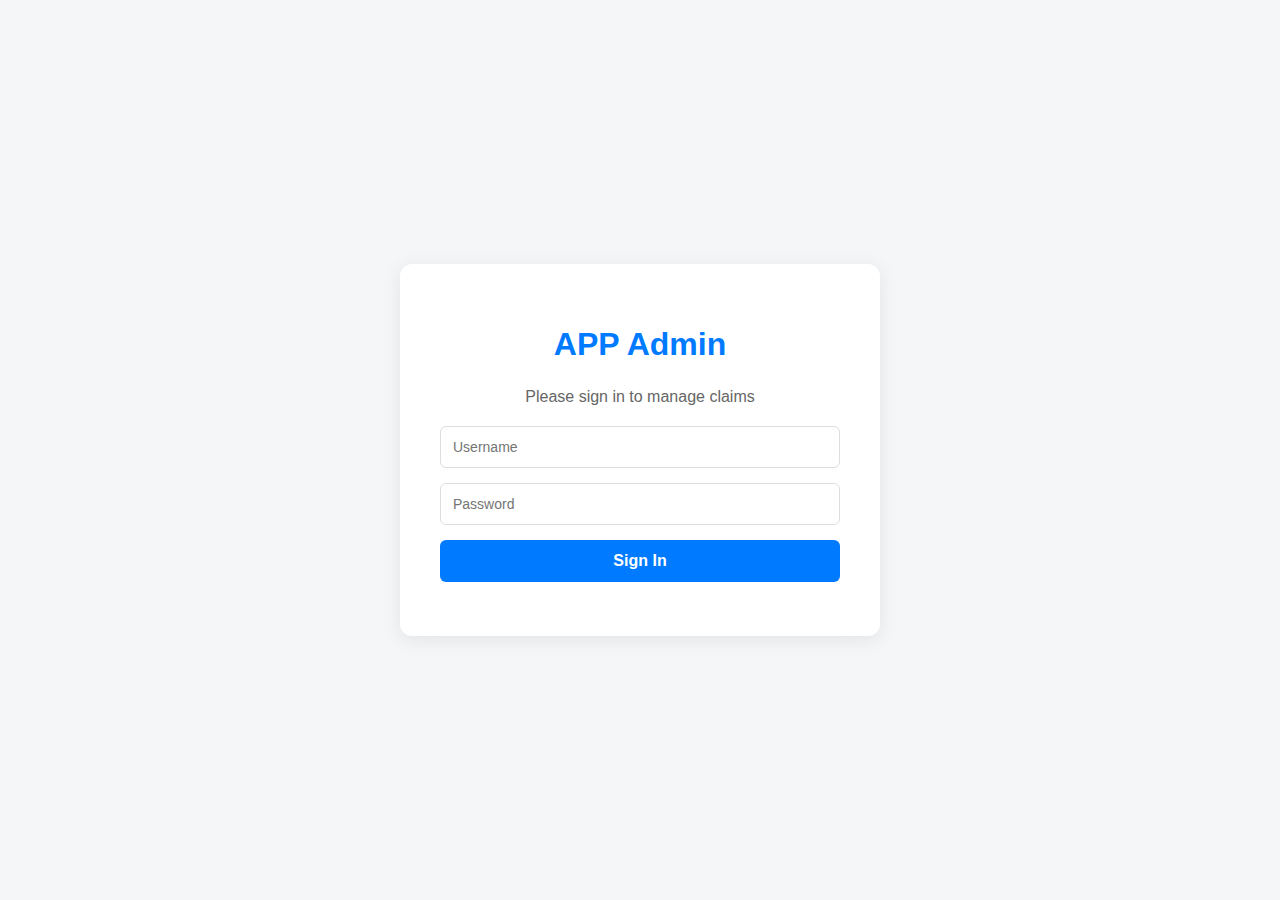
<file: app/static/admin.html>
<!DOCTYPE html>
<html lang="en">
<head>
    <meta charset="UTF-8">
    <meta name="viewport" content="width=device-width, initial-scale=1.0">
    <title>Admin Dashboard</title>
    <style>
        :root {
            --accent-color: #007bff;
            --bg-color: #f4f6f8;
            --text-color: #333;
            --card-bg: #fff;
        }
        body {
            font-family: 'Segoe UI', Tahoma, Geneva, Verdana, sans-serif;
            background: var(--bg-color);
            margin: 0;
            padding: 0;
            color: var(--text-color);
            display: flex;
            justify-content: center;
            align-items: center;
            min-height: 100vh;
        }
        .container {
            width: 100%;
            max-width: 900px;
            margin: 20px;
        }
        .hidden { display: none !important; }
        
        /* Login Card */
        #login-section {
            max-width: 400px;
            background: var(--card-bg);
            padding: 40px;
            border-radius: 12px;
            box-shadow: 0 4px 20px rgba(0,0,0,0.08);
            text-align: center;
            margin: auto;
        }
        #login-section h1 { margin-bottom: 25px; color: var(--accent-color); }
        input, textarea {
            width: 100%;
            padding: 12px;
            margin-bottom: 15px;
            border: 1px solid #ddd;
            border-radius: 6px;
            box-sizing: border-box;
            font-size: 14px;
            transition: border-color 0.2s;
        }
        input:focus, textarea:focus {
            border-color: var(--accent-color);
            outline: none;
        }
        .btn {
            background: var(--accent-color);
            color: white;
            border: none;
            padding: 12px 20px;
            border-radius: 6px;
            cursor: pointer;
            font-size: 16px;
            font-weight: 600;
            width: 100%;
            transition: opacity 0.2s;
        }
        .btn:hover { opacity: 0.9; }
        .btn-small { width: auto; padding: 6px 12px; font-size: 14px; }
        .btn-decline { background: #dc3545; }
        .btn-approve { background: #28a745; }
        
        /* Dashboard */
        #dashboard-section {
            background: var(--card-bg);
            padding: 30px;
            border-radius: 12px;
            box-shadow: 0 4px 20px rgba(0,0,0,0.05);
            align-self: flex-start;
            margin-top: 50px;
        }
        .header {
            display: flex;
            justify-content: space-between;
            align-items: center;
            border-bottom: 2px solid #eee;
            padding-bottom: 20px;
            margin-bottom: 20px;
        }
        .tabs { margin-bottom: 20px; border-bottom: 1px solid #eee; }
        .tab-btn {
            background: none;
            border: none;
            padding: 10px 20px;
            cursor: pointer;
            font-size: 16px;
            color: #666;
            border-bottom: 3px solid transparent;
        }
        .tab-btn.active {
            color: var(--accent-color);
            border-bottom-color: var(--accent-color);
            font-weight: bold;
        }
        
        /* Cards */
        .card {
            background: #fff;
            border: 1px solid #eee;
            border-radius: 8px;
            padding: 20px;
            margin-bottom: 15px;
            box-shadow: 0 2px 5px rgba(0,0,0,0.02);
        }
        .card h3 { margin-top: 0; }
        .status-badge {
            background: #eee;
            padding: 4px 8px;
            border-radius: 4px;
            font-size: 12px;
            font-weight: bold;
        }

        @media (max-width: 768px) {
            .container { width: auto; margin: 10px; }
            .header { flex-direction: column; align-items: flex-start; gap: 10px; }
            .header button { align-self: flex-end; }
            .card { padding: 15px; }
            .tabs { overflow-x: auto; white-space: nowrap; padding-bottom: 5px; }
            h1 { font-size: 1.5rem; }
            #login-section { padding: 20px; }
        }
    </style>
    <link rel="icon" type="image/png" href="/static/favicon.png">
</head>
<body>

    <!-- Login -->
    <div id="login-section">
        <h1 id="login-title">Admin Portal</h1>
        <p style="color:#666; margin-bottom:20px;">Please sign in to manage claims</p>
        <input type="text" id="username" placeholder="Username">
        <input type="password" id="password" placeholder="Password">
        <button class="btn" onclick="login()">Sign In</button>
        <p id="login-error" style="color: #dc3545; margin-top: 10px; font-size: 14px;"></p>
    </div>

    <!-- Dashboard -->
    <div id="dashboard-section" class="container hidden">
        <div class="header">
            <h1 id="company-name" style="margin:0; color:var(--accent-color);">Dashboard</h1>
            <button class="btn btn-small" style="background:#666;" onclick="logout()">Logout</button>
        </div>
        
        <div class="tabs">
            <button id="tab-claims" class="tab-btn active" onclick="showTab('claims')">Claims</button>
            <button id="tab-policy" class="tab-btn" onclick="showTab('policy')">Policy Settings</button>
        </div>

        <!-- Claims Tab -->
        <div id="claims-section">
            <div style="display:flex; justify-content:space-between; align-items:center; margin-bottom:15px;">
                <h2 style="margin:0;">Pending Claims</h2>
                <button class="btn btn-small" onclick="loadClaims()" style="width:auto;">Refresh</button>
            </div>
            <div id="claims-list">
                <p style="text-align:center; color:#999;">Loading claims...</p>
            </div>
        </div>

        <!-- Policy Tab -->
        <div id="policy-section" class="hidden">
            <h2 style="margin-top:0;">Company Policy</h2>
            <div class="card" style="background:#f9f9f9;">
                <p style="margin-top:0;"><strong>AI Instructions:</strong></p>
                <p style="font-size:14px; color:#555;">Edit your policy below. The AI handles claims based strictly on this text. Be clear about refund conditions.</p>
                <textarea id="policy-text" rows="12" placeholder="Enter your return policy here..."></textarea>
                <div style="text-align:right;">
                    <button class="btn btn-small" onclick="updatePolicy()" style="width:200px;">Save Changes</button>
                </div>
            </div>
        </div>
    </div>

    <script>
        let companyId = null;
        const tagline = window.location.pathname.split('/')[1];

        // --- Init ---
        window.onload = () => {
            // Update title based on tagline if present
            if(tagline && tagline !== 'admin') {
                document.getElementById('login-title').innerText = tagline.toUpperCase() + " Admin";
            }
            checkLogin();
        };

        // --- Auth ---
        function checkLogin() {
            const storedTagline = localStorage.getItem('admin_tagline');
            const storedToken = localStorage.getItem('admin_company_id'); // Using ID as token for MVP
            
            if (storedTagline === tagline && storedToken) {
                restoreSession();
            }
        }

        function restoreSession() {
            companyId = localStorage.getItem('admin_company_id');
            const color = localStorage.getItem('admin_color');
            const name = localStorage.getItem('admin_name');
            const policy = localStorage.getItem('admin_policy');

            applyTheme(color, name);
            if(policy) document.getElementById('policy-text').value = policy;

            showDashboard();
            loadClaims();
        }

        async function login() {
            const username = document.getElementById('username').value;
            const pass = document.getElementById('password').value;
            const btn = document.querySelector('#login-section .btn');
            const err = document.getElementById('login-error');
            
            err.innerText = "";
            btn.innerText = "Signing in...";
            btn.disabled = true;

            try {
                const res = await fetch('/api/admin/login', {
                    method: 'POST',
                    headers: {'Content-Type': 'application/json'},
                    body: JSON.stringify({ tagline, username, password: pass })
                });
                const data = await res.json();

                if (res.ok) {
                    // Success
                    localStorage.setItem('admin_tagline', tagline);
                    localStorage.setItem('admin_username', username);
                    localStorage.setItem('admin_company_id', data.company_id);
                    localStorage.setItem('admin_name', data.company_name);
                    
                    if(data.banner_color) localStorage.setItem('admin_color', data.banner_color);
                    if(data.return_policy) localStorage.setItem('admin_policy', data.return_policy);

                    restoreSession();
                } else {
                    err.innerText = data.detail || "Invalid credentials";
                }
            } catch (e) {
                console.error(e);
                err.innerText = "Server connection failed";
            } finally {
                btn.innerText = "Sign In";
                btn.disabled = false;
            }
        }

        async function logout() {
            try {
                await fetch('/api/admin/logout', { method: 'POST' });
            } catch(e) {
                console.error("Logout failed", e);
            }
            localStorage.clear();
            location.reload();
        }

        function showDashboard() {
            document.getElementById('login-section').classList.add('hidden');
            document.getElementById('dashboard-section').classList.remove('hidden');
            document.body.style.alignItems = 'flex-start'; // Align dashboard to top
        }

        function applyTheme(color, name) {
            if (color) {
                document.documentElement.style.setProperty('--accent-color', color);
            }
            if (name) {
                document.getElementById('company-name').innerText = name + " Dashboard";
            }
        }

        // --- Tabs ---
        function showTab(tabName) {
            document.querySelectorAll('.tab-btn').forEach(b => b.classList.remove('active'));
            document.getElementById(`tab-${tabName}`).classList.add('active');

            if(tabName === 'claims') {
                document.getElementById('claims-section').classList.remove('hidden');
                document.getElementById('policy-section').classList.add('hidden');
            } else {
                document.getElementById('claims-section').classList.add('hidden');
                document.getElementById('policy-section').classList.remove('hidden');
            }
        }

        // --- Claims Logic ---
        async function loadClaims() {
            const list = document.getElementById('claims-list');
            try {
                const res = await fetch(`/api/admin/claims?company_id=${companyId}`);
                if(!res.ok) throw new Error("Failed to load");
                
                const data = await res.json();
                list.innerHTML = "";

                const allClaims = [
                    ...data.refund_requests.map(r => ({...r, type: 'refund'})),
                    ...data.escalations.map(e => ({...e, type: 'escalation'})),
                    ...(data.payout_queue || []).map(p => ({...p, type: 'payout'}))
                ];

                if (allClaims.length === 0) {
                    list.innerHTML = `<div style="text-align:center; padding:40px; color:#999;">
                        <span style="font-size:40px; display:block; margin-bottom:10px;">☕</span>
                        All caught up! No pending claims or payouts.
                    </div>`;
                    return;
                }

                allClaims.forEach(item => {
                    const el = document.createElement('div');
                    el.className = 'card';
                    
                    if (item.type === 'refund') {
                        el.innerHTML = `
                            <div style="display:flex; justify-content:space-between;">
                                <h3>Refund Request <span style="font-weight:normal; font-size:14px; color:#666;">(Ref: ${item.transactions?.order_ref || 'Unknown'})</span></h3>
                                <span class="status-badge">${item.status}</span>
                            </div>
                            <p style="margin:10px 0; color:#555;"><strong>AI Analysis:</strong> ${item.ai_analysis_json?.reason || 'No details provided.'}</p>
                            ${renderImage(item.evidence_image_url)}
                            ${renderContext(item.user_transcript)}
                            
                            <div class="actions">
                                <button class="btn btn-approve btn-small" onclick="decide('${item.id}', 'refund', 'APPROVED')">Approve Refund</button>
                                <button class="btn btn-decline btn-small" onclick="toggleDecline('${item.id}')">Decline</button>
                            </div>
                            
                            <div id="decline-${item.id}" class="hidden" style="margin-top:15px; background:#fff5f5; padding:15px; border-radius:6px; border:1px solid #ffcccc;">
                                <p style="margin-top:0; font-size:14px; font-weight:bold; color:#a00;">Why was this declined?</p>
                                <textarea id="correction-${item.id}" rows="2" placeholder="E.g. 'Screen cracks are not covered...' (This teaches the AI)"></textarea>
                                <div style="text-align:right;">
                                    <button class="btn btn-decline btn-small" onclick="decide('${item.id}', 'refund', 'DECLINED')">Confirm Decline</button>
                                </div>
                            </div>
                        `;
                    } else if (item.type === 'escalation') {
                        el.innerHTML = `
                            <div style="display:flex; justify-content:space-between;">
                                <h3>Escalation Request <span style="font-weight:normal; font-size:14px; color:#666;">(Ref: ${item.transactions?.order_ref || 'Unknown'})</span></h3>
                                <span class="status-badge" style="background:#fff3cd; color:#856404;">${item.status}</span>
                            </div>
                            </div>
                            <p><strong>Reason:</strong> ${item.reason}</p>
                            ${renderImage(item.evidence_image_url)}
                            ${renderContext(item.context)}
                            
                            <div class="actions">
                                <button class="btn btn-approve btn-small" onclick="decide('${item.id}', 'escalation', 'APPROVED')">Mark Resolved</button>
                                <button class="btn btn-decline btn-small" onclick="decide('${item.id}', 'escalation', 'DECLINED')">Dismiss</button>
                            </div>
                        `;
                    } else if (item.type === 'payout') {
                        el.innerHTML = `
                            <div style="display:flex; justify-content:space-between;">
                                <h3>Refund Approved <span style="font-weight:normal; font-size:14px; color:#666;">(Ref: ${item.transactions?.order_ref || 'Unknown'})</span></h3>
                                <span class="status-badge" style="background:#d4edda; color:#155724;">Ready for Payout</span>
                            </div>
                            <p><strong>Amount:</strong> ${item.amount} ${item.transactions?.currency || 'USD'}</p>
                            <p style="font-size:12px; color:#666;"><strong>Auto-Reason:</strong> ${item.ai_reason || 'AI Approved'}</p>
                            ${renderContext(item.context)}
                            
                            <div class="actions">
                                <button class="btn btn-approve btn-small" style="background:#28a745;" onclick="processPayout('${item.id}')">Mark as Paid</button>
                                <button class="btn btn-decline btn-small" onclick="toggleDecline('${item.id}')">Reject & Correct Policy</button>
                            </div>

                            <div id="decline-${item.id}" class="hidden" style="margin-top:15px; background:#fff5f5; padding:15px; border-radius:6px; border:1px solid #ffcccc;">
                                <p style="margin-top:0; font-size:14px; font-weight:bold; color:#a00;">Rejecting AI Decision:</p>
                                <p style="font-size:12px;">This was auto-approved. Rejecting it will flag the mistake and update policy.</p>
                                <textarea id="correction-${item.id}" rows="2" placeholder="Why is this invalid? (Updates Policy)"></textarea>
                                <div style="text-align:right;">
                                    <button class="btn btn-decline btn-small" onclick="decide('${item.id}', 'payout', 'DECLINED')">Confirm Rejection</button>
                                </div>
                            </div>
                        `; 
                    }
                    list.appendChild(el);
                });

            } catch (e) {
                console.warn(e);
                list.innerHTML = `<p style="color:red; text-align:center;">Failed to load claims. <a href="#" onclick="loadClaims()">Retry</a></p>`;
            }
        }

        function renderImage(url) {
            if (!url) return "";
            return `
                <div style="margin:10px 0;">
                    <p style="font-size:12px; font-weight:bold; margin-bottom:5px;">Evidence:</p>
                    <a href="${url}" target="_blank">
                        <img src="${url}" style="max-width:150px; border-radius:6px; border:1px solid #ddd; cursor:pointer;" alt="Claim Evidence">
                    </a>
                </div>
            `;
        }

        function renderContext(text) {
            if (!text) return "";
            // Remove JSON block
            let cleanText = text.replace(/```json[\s\S]*?```/g, "").trim();
            // Simple formatting for chat log
            const safeText = cleanText.replace(/\\n/g, '<br>').replace(/\n/g, '<br>');
            return `
                <div style="margin:10px 0; background:#f0f0f0; padding:10px; border-radius:5px; font-size:13px; max-height:150px; overflow-y:auto;">
                    <strong>Chat Context:</strong><br>
                    ${safeText}
                </div>
            `;
        }

        async function processPayout(id) {
             await decide(id, 'payout', 'APPROVED'); 
        }

        function toggleDecline(id) {
            const el = document.getElementById(`decline-${id}`);
            if(el.classList.contains('hidden')) el.classList.remove('hidden');
            else el.classList.add('hidden');
        }

        async function decide(id, type, decision) {
            const correctionEl = document.getElementById(`correction-${id}`);
            const correction = correctionEl ? correctionEl.value : null;

            // Simple optimistic UI update could go here, but let's just reload
            try {
                await fetch('/api/admin/claims/decide', {
                    method: 'POST',
                    headers: {'Content-Type': 'application/json'},
                    body: JSON.stringify({
                        claim_id: id,
                        claim_type: type,
                        decision: decision,
                        correction: correction,
                        company_id: companyId,
                        issue_context: correction ? "Admin Overruled AI" : null
                    })
                });
                loadClaims(); // Reload list
            } catch(e) {
                alert("Action failed");
            }
        }

        async function updatePolicy() {
            const text = document.getElementById('policy-text').value;
            try {
                const res = await fetch(`/api/company/${companyId}/policy`, {
                    method: 'PUT',
                    headers: {'Content-Type': 'application/json'},
                    body: JSON.stringify({ policy: text })
                });
                if(res.ok) {
                    alert("Policy updated successfully!");
                    localStorage.setItem('admin_policy', text); // Update local cache
                } else {
                    alert("Update failed.");
                }
            } catch(e) {
                alert("Network error.");
            }
        }
    </script>
</body>
</html>
</file>
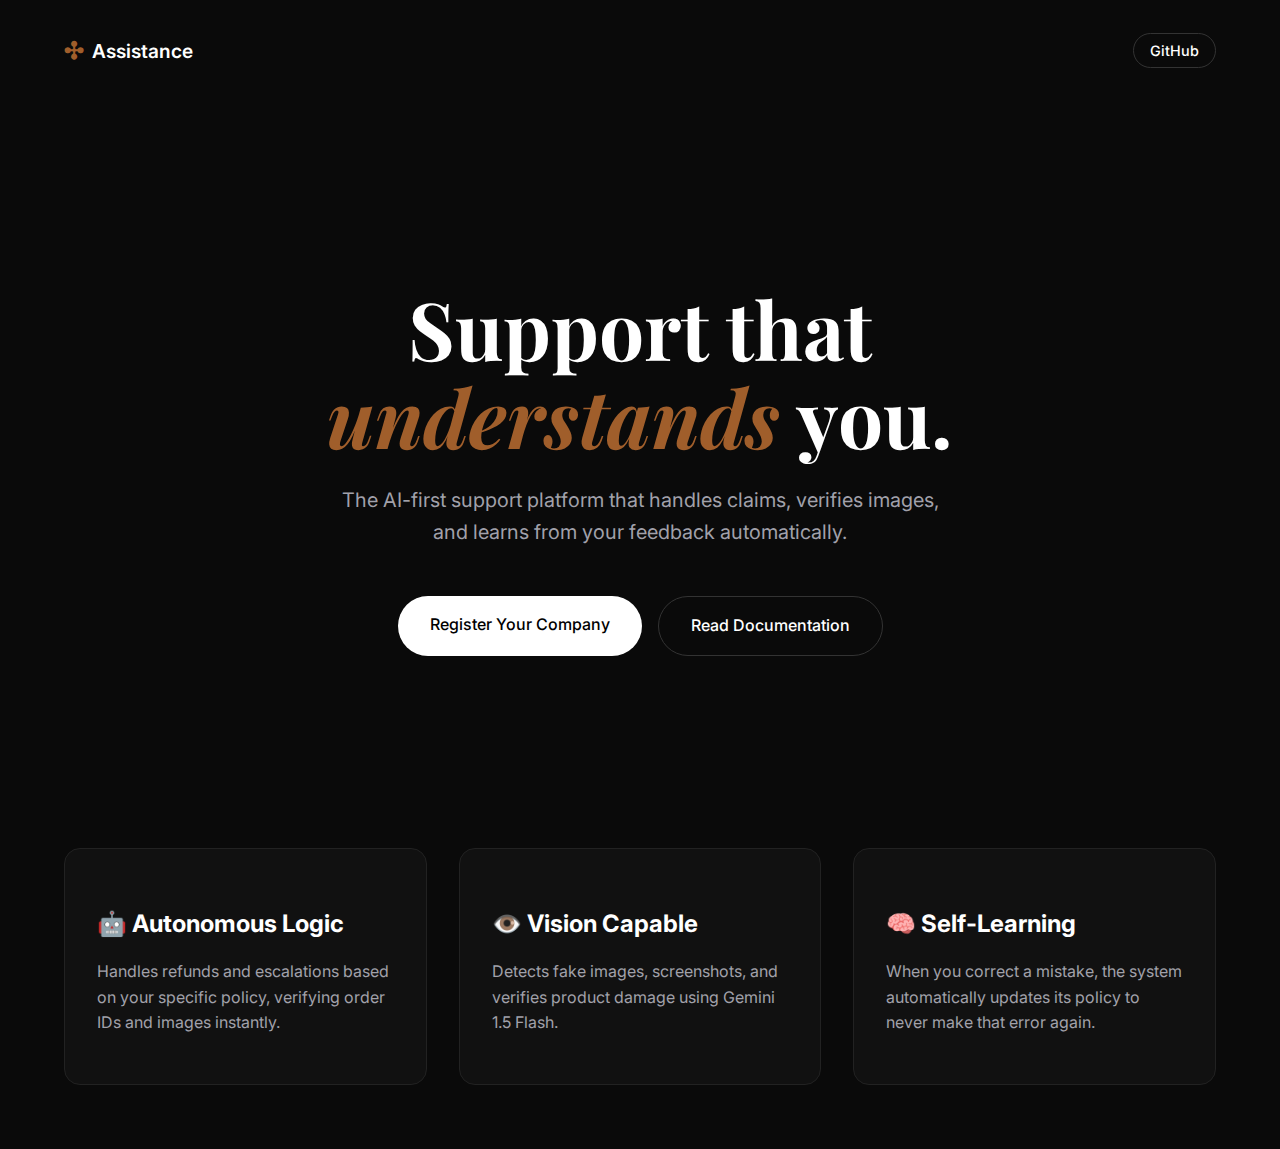
<file: app/static/landing.html>
<!DOCTYPE html>
<html lang="en">
<head>
    <meta charset="UTF-8">
    <meta name="viewport" content="width=device-width, initial-scale=1.0">
    <title>Assistance | AI Support Platform</title>
    <link href="https://fonts.googleapis.com/css2?family=Inter:wght@400;500;600&family=Playfair+Display:ital,wght@0,600;1,600&display=swap" rel="stylesheet">
    <style>
        :root {
            --bg-color: #0a0a0a;
            --text-primary: #ffffff;
            --text-secondary: #a1a1aa;
            --accent: #A05E2B;
        }
        body {
            background-color: var(--bg-color);
            color: var(--text-primary);
            font-family: 'Inter', sans-serif;
            margin: 0;
            padding: 0;
            line-height: 1.6;
        }
        nav {
            display: flex;
            justify-content: space-between;
            align-items: center;
            padding: 2rem 4rem;
        }
        .logo { font-weight: 600; font-size: 1.2rem; display: flex; align-items: center; gap: 0.5rem; }
        .logo span { color: var(--accent); font-size: 1.5rem; }
        
        .hero {
            text-align: center;
            padding: 8rem 1rem;
            max-width: 900px;
            margin: 0 auto;
        }
        h1 {
            font-family: 'Playfair Display', serif;
            font-size: 5rem;
            margin-bottom: 1.5rem;
            line-height: 1.1;
        }
        h1 span { color: var(--accent); font-style: italic; }
        p.sub {
            font-size: 1.25rem;
            color: var(--text-secondary);
            max-width: 600px;
            margin: 0 auto 3rem auto;
        }
        
        .cta-container {
            display: flex;
            gap: 1rem;
            justify-content: center;
        }
        .btn {
            padding: 1rem 2rem;
            border-radius: 2rem;
            text-decoration: none;
            font-weight: 500;
            transition: all 0.2s;
        }
        .btn-primary {
            background: #ffffff;
            color: #000000;
        }
        .btn-primary:hover { transform: scale(1.05); }
        .btn-outline {
            border: 1px solid #333;
            color: #fff;
        }
        .btn-outline:hover { border-color: #fff; }

        .features {
            display: grid;
            grid-template-columns: repeat(auto-fit, minmax(300px, 1fr));
            gap: 2rem;
            padding: 4rem;
            max-width: 1200px;
            margin: 0 auto;
        }
        .feature-card {
            background: #111;
            padding: 2rem;
            border-radius: 1rem;
            border: 1px solid #222;
        }
        .feature-card h3 { font-size: 1.5rem; margin-bottom: 1rem; }
        .feature-card p { color: var(--text-secondary); }

    </style>
</head>
<body>
    <nav>
        <div class="logo"><span>✣</span> Assistance</div>
        <div>
            <a href="https://github.com/TheAnshulPrakash/Assistance" class="btn btn-outline" style="padding: 0.5rem 1rem; font-size: 0.9rem;">GitHub</a>
        </div>
    </nav>

    <div class="hero">
        <h1>Support that <br><span>understands</span> you.</h1>
        <p class="sub">The AI-first support platform that handles claims, verifies images, and learns from your feedback automatically.</p>
        
        <div class="cta-container">
            <a href="/register" class="btn btn-primary">Register Your Company</a>
            <a href="#" class="btn btn-outline">Read Documentation</a>
        </div>
    </div>

    <div class="features">
        <div class="feature-card">
            <h3>🤖 Autonomous Logic</h3>
            <p>Handles refunds and escalations based on your specific policy, verifying order IDs and images instantly.</p>
        </div>
        <div class="feature-card">
            <h3>👁️ Vision Capable</h3>
            <p>Detects fake images, screenshots, and verifies product damage using Gemini 1.5 Flash.</p>
        </div>
        <div class="feature-card">
            <h3>🧠 Self-Learning</h3>
            <p>When you correct a mistake, the system automatically updates its policy to never make that error again.</p>
        </div>
    </div>


</body>
</html>
</file>
